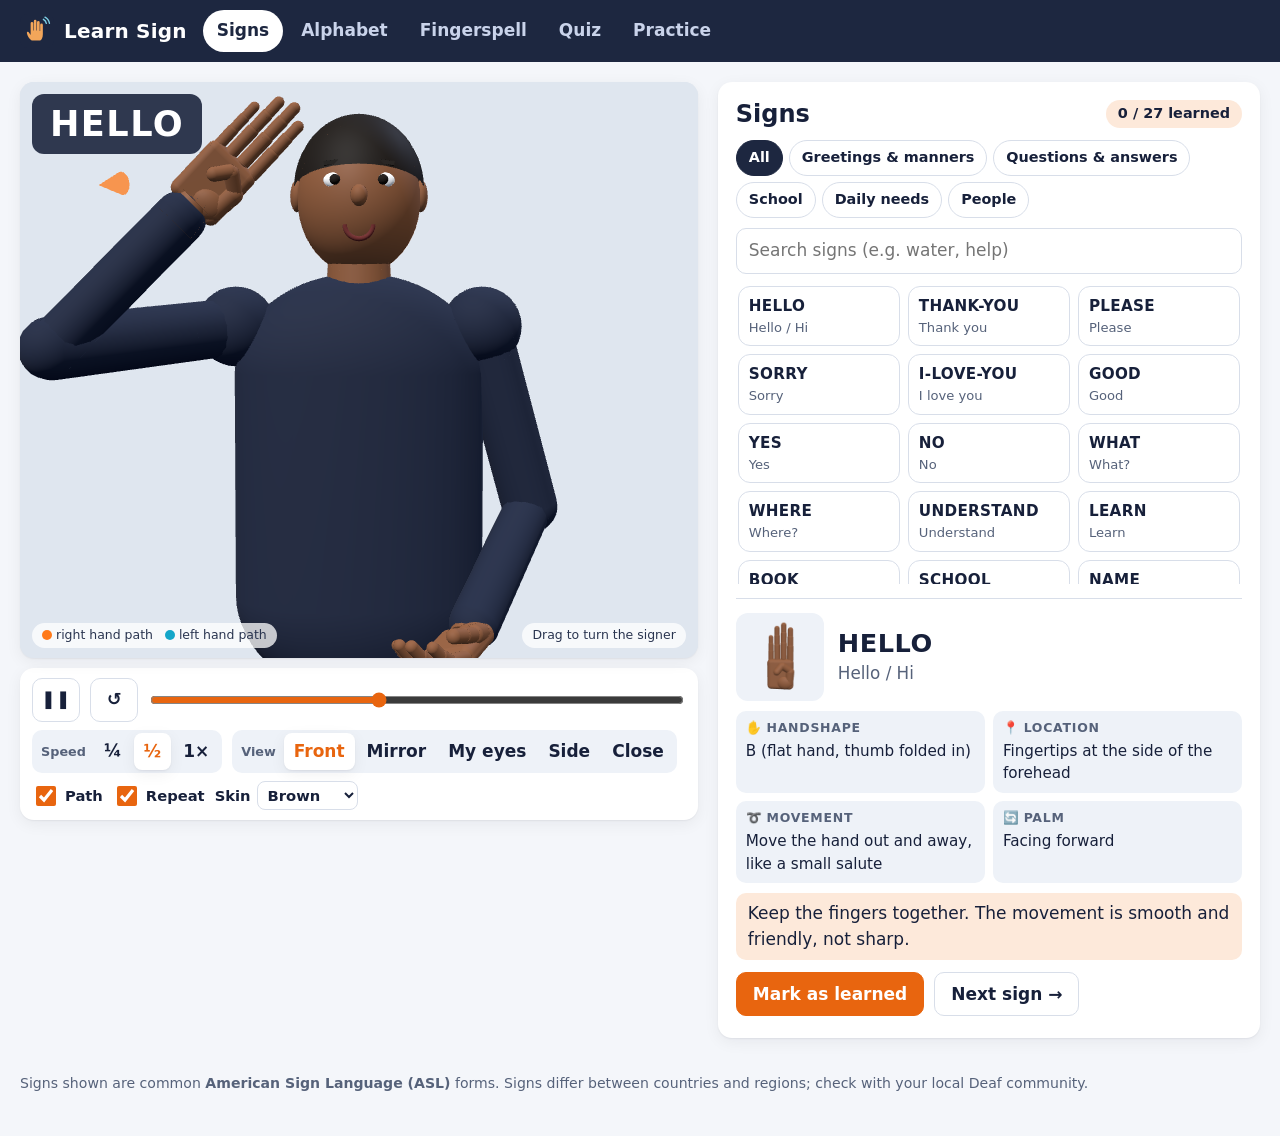
<file: index.html>
<!doctype html>
<html lang="en">
<head>
  <meta charset="utf-8">
  <meta name="viewport" content="width=device-width, initial-scale=1">
  <title>Learn Sign</title>
  <meta name="description" content="Learn sign language by watching a 3D signer you can slow down, turn around and practise with your camera.">
  <meta name="theme-color" content="#1d2740">
  <link rel="icon" href="assets/icon.svg" type="image/svg+xml">
  <link rel="stylesheet" href="css/style.css">
  <script type="importmap">{ "imports": { "three": "./js/vendor/three.module.min.js" } }</script>
</head>
<body>
  <a class="skip" href="#panel">Skip to lesson</a>
  <header class="top">
    <div class="brand">
      <img src="assets/icon.svg" alt="" width="34" height="34">
      <span>Learn&nbsp;Sign</span>
    </div>
    <nav class="tabs" role="tablist" aria-label="Sections">
      <button role="tab" data-tab="signs" aria-selected="true">Signs</button>
      <button role="tab" data-tab="alphabet">Alphabet</button>
      <button role="tab" data-tab="spell">Fingerspell</button>
      <button role="tab" data-tab="quiz">Quiz</button>
      <button role="tab" data-tab="practice">Practice</button>
    </nav>
  </header>

  <main class="layout">
    <!-- 3D signer -->
    <section class="stage" aria-label="3D signer">
      <div class="viewer" id="viewer">
        <div class="caption" id="caption" aria-live="polite"></div>
        <div class="legend" id="legend"><span class="dot r"></span>right hand path <span class="dot l"></span>left hand path</div>
        <div class="hint-drag">Drag to turn the signer</div>
      </div>
      <div class="controls">
        <div class="row">
          <button class="btn icon" id="btnPlay" aria-label="Pause">❚❚</button>
          <button class="btn icon" id="btnReplay" aria-label="Replay">↺</button>
          <input type="range" id="scrub" min="0" max="1000" value="0" aria-label="Position in the sign">
        </div>
        <div class="row wrap">
          <div class="seg" role="group" aria-label="Speed">
            <span class="seg-label">Speed</span>
            <button data-speed="0.25">¼</button>
            <button data-speed="0.5" aria-pressed="true">½</button>
            <button data-speed="1">1×</button>
          </div>
          <div class="seg" role="group" aria-label="Camera view">
            <span class="seg-label">View</span>
            <button data-view="front" aria-pressed="true" title="Facing the signer">Front</button>
            <button data-view="mirror" title="Like a mirror: copy it with the same hand">Mirror</button>
            <button data-view="signer" title="See it from the signer's eyes">My eyes</button>
            <button data-view="side" title="From the side">Side</button>
            <button data-view="hands" title="Close-up on the hands">Close</button>
          </div>
          <label class="toggle"><input type="checkbox" id="chkPath" checked> Path</label>
          <label class="toggle"><input type="checkbox" id="chkLoop" checked> Repeat</label>
          <label class="toggle skin">Skin
            <select id="selSkin" aria-label="Signer skin tone">
              <option value="deep">Deep</option>
              <option value="brown" selected>Brown</option>
              <option value="medium">Medium</option>
              <option value="light">Light</option>
            </select>
          </label>
        </div>
      </div>
    </section>

    <!-- lesson panel -->
    <section class="panel" id="panel" tabindex="-1">

      <div class="tab-pane" data-pane="signs">
        <div class="pane-head">
          <h1>Signs</h1>
          <span class="progress-pill" id="learnedCount"></span>
        </div>
        <div class="chips" id="catChips"></div>
        <input class="search" id="search" type="search" placeholder="Search signs (e.g. water, help)" aria-label="Search signs">
        <div class="sign-list" id="signList"></div>
        <article class="detail" id="signDetail" hidden>
          <div class="detail-top">
            <img class="shape-img" id="detailShape" alt="">
            <div>
              <h2 id="detailGloss"></h2>
              <p class="english" id="detailEnglish"></p>
            </div>
          </div>
          <dl class="params">
            <div><dt><span class="pi">✋</span>Handshape</dt><dd id="pHandshape"></dd></div>
            <div><dt><span class="pi">📍</span>Location</dt><dd id="pLocation"></dd></div>
            <div><dt><span class="pi">➰</span>Movement</dt><dd id="pMovement"></dd></div>
            <div><dt><span class="pi">🔄</span>Palm</dt><dd id="pPalm"></dd></div>
          </dl>
          <p class="tip" id="detailTip"></p>
          <div class="row">
            <button class="btn primary" id="btnLearned">Mark as learned</button>
            <button class="btn" id="btnNextSign">Next sign →</button>
          </div>
        </article>
      </div>

      <div class="tab-pane" data-pane="alphabet" hidden>
        <div class="pane-head"><h1>Alphabet</h1></div>
        <p class="lead">Tap a letter. The signer shows it with the right hand. J and Z move.</p>
        <div class="letter-info" id="letterInfo" hidden>
          <span class="big-letter" id="letterBig"></span>
          <p id="letterText"></p>
        </div>
        <div class="letter-grid" id="letterGrid"></div>
      </div>

      <div class="tab-pane" data-pane="spell" hidden>
        <div class="pane-head"><h1>Fingerspell</h1></div>
        <p class="lead">Type a name or word. Watch each letter, one by one.</p>
        <form class="spell-form" id="spellForm">
          <input id="spellInput" type="text" maxlength="24" autocomplete="off" placeholder="Your name" aria-label="Word to fingerspell" value="DEAF">
          <button class="btn primary" type="submit">Spell</button>
        </form>
        <div class="chips" id="spellChips"></div>
        <div class="spell-strip" id="spellStrip" aria-live="polite"></div>
        <p class="note">Tip: fingerspell names and words that have no sign yet. Keep your hand still beside your shoulder and let the letters flow.</p>
      </div>

      <div class="tab-pane" data-pane="quiz" hidden>
        <div class="pane-head">
          <h1>Quiz</h1>
          <span class="progress-pill" id="quizScore">0 / 0</span>
        </div>
        <div class="seg" role="group" aria-label="Quiz type" id="quizModes">
          <button data-mode="signs" aria-pressed="true">Signs</button>
          <button data-mode="letters">Letters</button>
          <button data-mode="words">Read a word</button>
        </div>
        <p class="lead" id="quizPrompt">Watch the signer. What is the sign?</p>
        <div class="quiz-options" id="quizOptions"></div>
        <form class="spell-form" id="quizWordForm" hidden>
          <input id="quizWordInput" type="text" autocomplete="off" placeholder="Type the word" aria-label="Your answer">
          <button class="btn primary" type="submit">Check</button>
        </form>
        <div class="feedback" id="quizFeedback" aria-live="polite"></div>
        <button class="btn" id="btnQuizNext">Next question →</button>
      </div>

      <div class="tab-pane" data-pane="practice" hidden>
        <div class="pane-head"><h1>Practice with camera</h1></div>
        <p class="lead">Choose a letter, copy the signer, and hold your hand up to the camera. The checklist tells you what to fix.</p>
        <div class="practice-pick">
          <label for="practiceLetter">Letter</label>
          <select id="practiceLetter"></select>
          <button class="btn" id="btnPracticeNext">Next letter →</button>
        </div>
        <div class="cam-wrap" id="camWrap">
          <video id="camVideo" playsinline muted></video>
          <canvas id="camCanvas"></canvas>
          <div class="cam-msg" id="camMsg">
            <p>Your video stays on this device. Nothing is uploaded.</p>
            <button class="btn primary" id="btnCamera">Turn on camera</button>
          </div>
          <div class="cam-success" id="camSuccess" hidden>✓</div>
        </div>
        <div class="hold-bar" aria-hidden="true"><div id="holdFill"></div></div>
        <ul class="checklist" id="checklist" aria-live="polite"></ul>
        <p class="note">The checker looks at finger and thumb positions only. It is a helper, not a judge: always learn with a Deaf teacher too.</p>
      </div>
    </section>
  </main>

  <footer class="foot">
    <p>Signs shown are common <strong>American Sign Language (ASL)</strong> forms. Signs differ between countries and regions; check with your local Deaf community.</p>
  </footer>

  <div class="toast" id="toast" role="status" aria-live="polite"></div>
  <script type="module" src="js/app.js"></script>
</body>
</html>
</file>
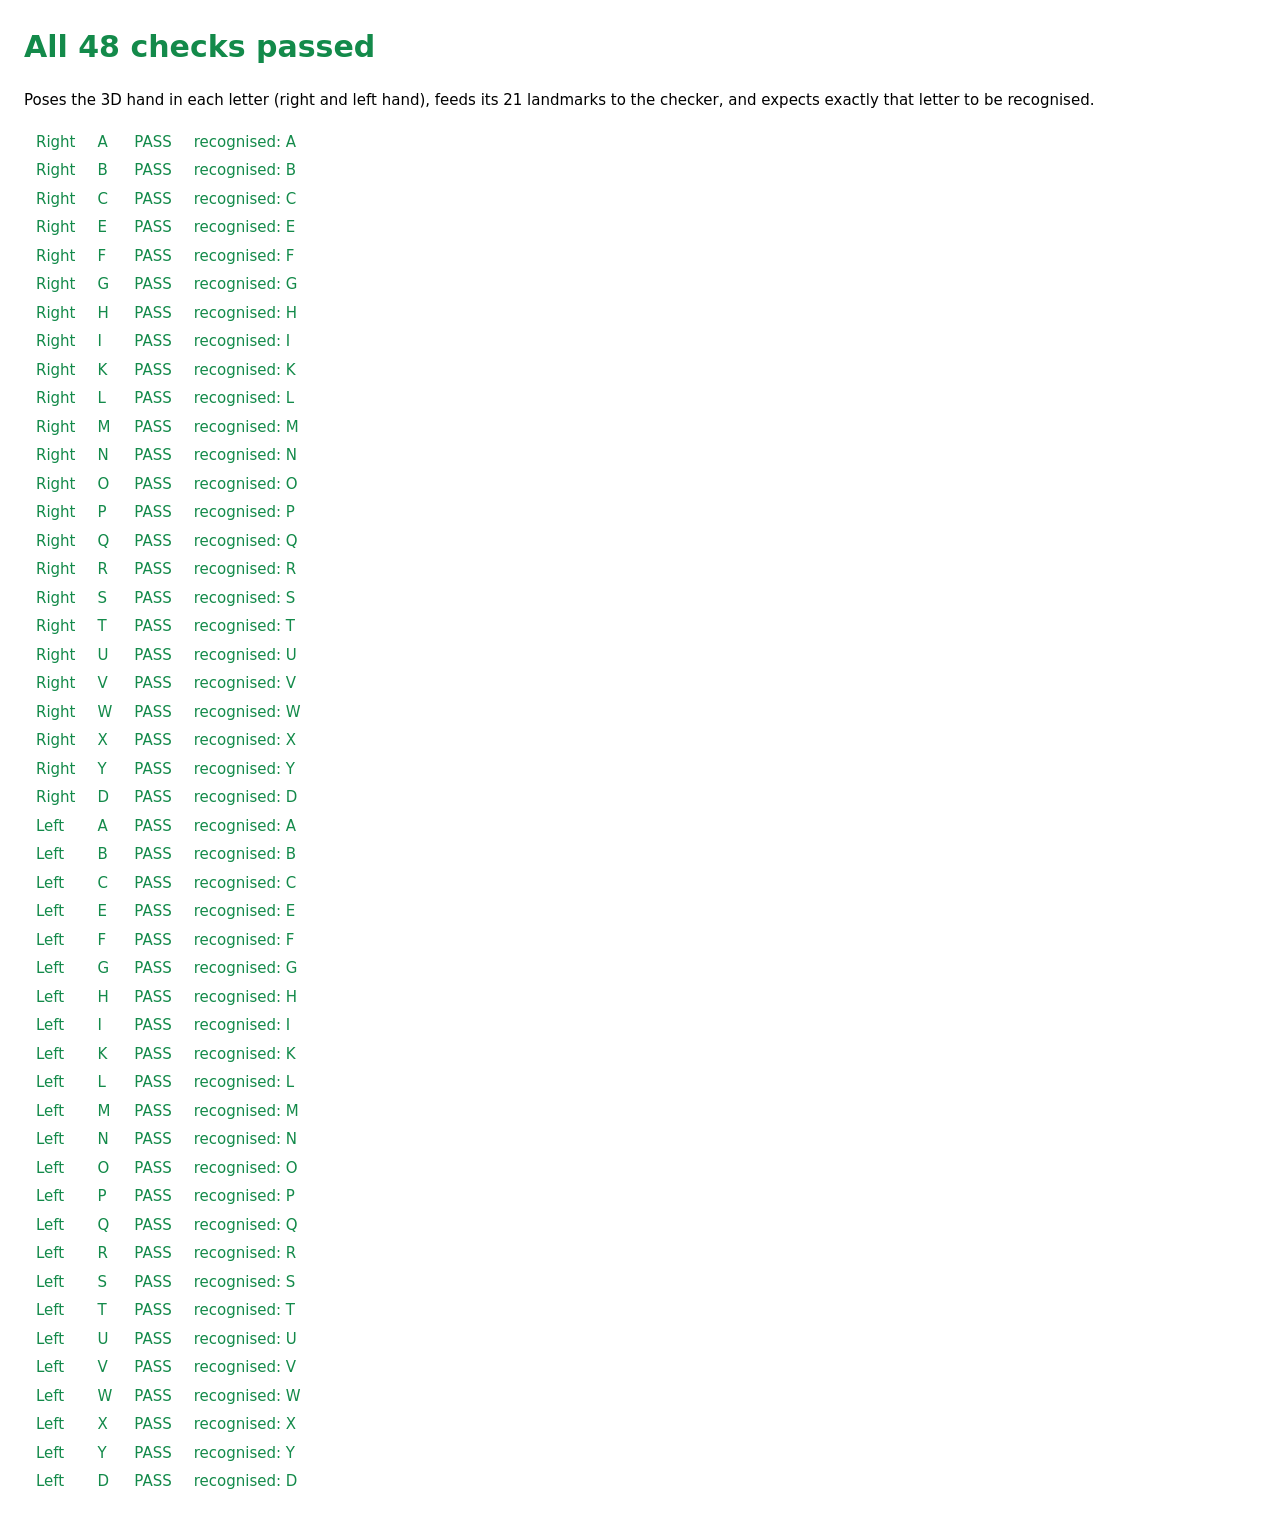
<file: tests/classifier.html>
<!doctype html>
<html lang="en">
<head>
<meta charset="utf-8">
<title>Classifier self-test</title>
<script type="importmap">{ "imports": { "three": "../js/vendor/three.module.min.js" } }</script>
<style>body{font:15px/1.5 system-ui,sans-serif;margin:24px}.pass{color:#138a4a}.fail{color:#c62f2f}td{padding:2px 10px}</style>
</head>
<body>
<h1 id="sum">Running…</h1>
<p>Poses the 3D hand in each letter (right and left hand), feeds its 21 landmarks to the checker,
and expects exactly that letter to be recognised.</p>
<table id="t"></table>
<script type="module">
import * as THREE from 'three';
import { Hand, getShape, orientation } from '../js/hand.js';
import { letterOrientation } from '../js/letters.js';
import { CHECKABLE, check, recognise } from '../js/classifier.js';

let fails = 0;
const rows = [];
for (const side of [1, -1]) {
  const hand = new Hand(side, new THREE.MeshBasicMaterial());
  const handedness = side > 0 ? 'Right' : 'Left';
  for (const ch of CHECKABLE) {
    hand.setShape(getShape(ch));
    let [d, n] = letterOrientation(ch);
    if (side < 0) { d = [-d[0], d[1], d[2]]; n = [-n[0], n[1], n[2]]; }
    hand.root.quaternion.copy(orientation(d, n));
    const lm = hand.getLandmarks().map((v) => v.toArray());
    const r = check(ch, lm, { handedness });
    const rec = recognise(lm, { handedness });
    const ok = r.match && rec.length === 1 && rec[0] === ch;
    if (!ok) fails++;
    rows.push(`<tr class="${ok ? 'pass' : 'fail'}"><td>${handedness}</td><td>${ch}</td><td>${ok ? 'PASS' : 'FAIL'}</td><td>recognised: ${rec.join(', ') || '-'}</td><td>${r.items.filter((i) => !i.ok).map((i) => i.hint).join('; ')}</td></tr>`);
  }
}
document.getElementById('t').innerHTML = rows.join('');
const sum = document.getElementById('sum');
sum.textContent = fails ? `${fails} FAILED` : `All ${rows.length} checks passed`;
sum.className = fails ? 'fail' : 'pass';
document.title = fails ? 'FAIL' : 'PASS';
</script>
</body>
</html>
</file>
<file: css/style.css>
:root {
  --bg: #f4f6fa;
  --surface: #ffffff;
  --surface-2: #eef2f8;
  --text: #17203a;
  --muted: #56627a;
  --line: #d8dee9;
  --brand: #1d2740;
  --accent: #e8650f;
  --accent-ink: #ffffff;
  --accent-soft: #fde9da;
  --ok: #138a4a;
  --ok-soft: #dcf3e6;
  --bad: #c62f2f;
  --bad-soft: #fbe2e2;
  --focus: #2b6be6;
  --radius: 14px;
  --shadow: 0 1px 2px rgb(16 24 40 / 6%), 0 4px 16px rgb(16 24 40 / 6%);
  color-scheme: light;
}
@media (prefers-color-scheme: dark) {
  :root {
    --bg: #0f1422;
    --surface: #171e31;
    --surface-2: #1f2840;
    --text: #e8ecf5;
    --muted: #9aa6bf;
    --line: #2b3550;
    --accent: #ff8a3d;
    --accent-ink: #1a0e04;
    --accent-soft: #3a2616;
    --ok: #4cd18a;
    --ok-soft: #173426;
    --bad: #ff7272;
    --bad-soft: #3d1c1c;
    --focus: #7aa7ff;
    --shadow: none;
    color-scheme: dark;
  }
}

* { box-sizing: border-box; }
html, body { margin: 0; }
body {
  background: var(--bg);
  color: var(--text);
  font: 17px/1.5 system-ui, -apple-system, "Segoe UI", Roboto, "Noto Sans", sans-serif;
  -webkit-text-size-adjust: 100%;
}
h1, h2 { line-height: 1.2; margin: 0; }
h1 { font-size: 1.5rem; }
h2 { font-size: 1.6rem; letter-spacing: 0.02em; }
button, input, select { font: inherit; color: inherit; }
:focus-visible { outline: 3px solid var(--focus); outline-offset: 2px; }
[hidden] { display: none !important; }

.skip { position: absolute; left: -999px; top: 8px; background: var(--surface); padding: 8px 12px; border-radius: 8px; z-index: 10; }
.skip:focus { left: 8px; }

/* ---------- header ---------- */
.top {
  display: flex; align-items: center; gap: 16px; flex-wrap: wrap;
  padding: 10px 20px; background: var(--brand); color: #fff;
  position: sticky; top: 0; z-index: 5;
}
.brand { display: flex; align-items: center; gap: 10px; font-weight: 800; font-size: 1.25rem; letter-spacing: 0.01em; }
.tabs { display: flex; gap: 4px; overflow-x: auto; scrollbar-width: none; }
.tabs button {
  background: transparent; border: 0; color: #c9d3ea; padding: 8px 14px; border-radius: 999px;
  font-weight: 600; cursor: pointer; white-space: nowrap;
}
.tabs button:hover { color: #fff; background: rgb(255 255 255 / 8%); }
.tabs button[aria-selected="true"] { background: #fff; color: var(--brand); }

/* ---------- layout ---------- */
.layout {
  display: grid; grid-template-columns: minmax(0, 1.25fr) minmax(320px, 1fr);
  gap: 20px; padding: 20px; max-width: 1400px; margin: 0 auto; align-items: start;
}
@media (max-width: 900px) {
  .layout { grid-template-columns: 1fr; padding: 12px 16px; gap: 14px; }
  .top { padding: 8px 16px; gap: 8px; position: static; }
  .viewer { scroll-margin-top: 12px; }
  .hint-drag { display: none; }
  .tabs { width: 100%; }
}

.stage { position: sticky; top: 76px; }
@media (max-width: 900px) { .stage { position: static; } }

.viewer {
  position: relative; width: 100%; aspect-ratio: 4 / 3.4; max-height: 70vh;
  border-radius: var(--radius); overflow: hidden; background: #dfe6ef; box-shadow: var(--shadow);
}
.viewer canvas { display: block; width: 100% !important; height: 100% !important; touch-action: none; cursor: grab; }
.viewer canvas:active { cursor: grabbing; }
@media (max-width: 900px) { .viewer { aspect-ratio: 1 / 1; max-height: 62vh; } }

.caption {
  position: absolute; left: 12px; top: 12px;
  background: rgb(23 32 58 / 88%); color: #fff; font-weight: 800; letter-spacing: 0.04em;
  font-size: clamp(1.3rem, 3.4vw, 2.2rem); padding: 4px 18px; border-radius: 12px; pointer-events: none;
  min-width: 2.2em; text-align: center; transition: opacity 0.15s;
}
.caption:empty { opacity: 0; }
.legend {
  position: absolute; left: 12px; bottom: 10px; font-size: 0.78rem; color: #2a3550;
  background: rgb(255 255 255 / 75%); padding: 3px 10px; border-radius: 999px; pointer-events: none;
}
.legend .dot { display: inline-block; width: 10px; height: 10px; border-radius: 50%; margin: 0 4px 0 8px; vertical-align: -1px; }
.legend .dot:first-child { margin-left: 0; }
.legend .dot.r { background: #ff7a1a; }
.legend .dot.l { background: #13a6c9; }
.hint-drag { position: absolute; right: 12px; bottom: 10px; font-size: 0.78rem; color: #2a3550; background: rgb(255 255 255 / 75%); padding: 3px 10px; border-radius: 999px; pointer-events: none; }

.controls { background: var(--surface); border-radius: var(--radius); margin-top: 10px; padding: 10px 12px; box-shadow: var(--shadow); display: grid; gap: 8px; }
.row { display: flex; align-items: center; gap: 10px; }
.row.wrap { flex-wrap: wrap; row-gap: 8px; }
#scrub { flex: 1; accent-color: var(--accent); min-width: 0; }

.btn {
  border: 1.5px solid var(--line); background: var(--surface); padding: 8px 16px; border-radius: 10px;
  font-weight: 650; cursor: pointer; min-height: 44px;
}
.btn:hover { border-color: var(--muted); }
.btn.primary { background: var(--accent); color: var(--accent-ink); border-color: var(--accent); }
.btn.primary:hover { filter: brightness(1.06); }
.btn.icon { width: 48px; padding: 0; font-size: 1.1rem; }
.btn:disabled { opacity: 0.5; cursor: default; }

.seg { display: inline-flex; align-items: center; gap: 2px; background: var(--surface-2); border-radius: 10px; padding: 3px; flex-wrap: wrap; }
.seg-label { font-size: 0.8rem; color: var(--muted); padding: 0 6px; font-weight: 600; }
.seg button { border: 0; background: transparent; padding: 6px 10px; border-radius: 8px; font-weight: 600; cursor: pointer; min-height: 36px; }
.seg button[aria-pressed="true"] { background: var(--surface); box-shadow: var(--shadow); color: var(--accent); }
.toggle { display: inline-flex; align-items: center; gap: 6px; font-size: 0.92rem; font-weight: 600; cursor: pointer; }
.toggle input[type="checkbox"] { width: 20px; height: 20px; accent-color: var(--accent); }
.toggle select { border: 1.5px solid var(--line); background: var(--surface); border-radius: 8px; padding: 4px 6px; }

/* ---------- panel ---------- */
.panel { background: var(--surface); border-radius: var(--radius); padding: 18px 18px 22px; box-shadow: var(--shadow); min-width: 0; }
.panel:focus { outline: none; }
.pane-head { display: flex; align-items: center; justify-content: space-between; gap: 10px; margin-bottom: 12px; }
.lead { color: var(--muted); margin: 0 0 14px; }
.note { color: var(--muted); font-size: 0.88rem; margin: 14px 0 0; }
.progress-pill { background: var(--accent-soft); color: var(--text); padding: 3px 12px; border-radius: 999px; font-weight: 700; font-size: 0.9rem; white-space: nowrap; }

.chips { display: flex; flex-wrap: wrap; gap: 6px; margin-bottom: 10px; }
.chip { border: 1.5px solid var(--line); background: var(--surface); padding: 5px 12px; border-radius: 999px; cursor: pointer; font-weight: 600; font-size: 0.9rem; min-height: 36px; }
.chip[aria-pressed="true"] { background: var(--brand); border-color: var(--brand); color: #fff; }
@media (prefers-color-scheme: dark) { .chip[aria-pressed="true"] { background: var(--accent); border-color: var(--accent); color: var(--accent-ink); } }

.search { width: 100%; border: 1.5px solid var(--line); background: var(--surface); border-radius: 10px; padding: 9px 12px; margin-bottom: 10px; }

.sign-list { display: grid; grid-template-columns: repeat(auto-fill, minmax(130px, 1fr)); gap: 8px; max-height: 300px; overflow: auto; padding: 2px; }
.sign-card {
  text-align: left; border: 1.5px solid var(--line); background: var(--surface); border-radius: 12px;
  padding: 8px 10px; cursor: pointer; position: relative; min-height: 56px;
}
.sign-card:hover { border-color: var(--muted); }
.sign-card[aria-current="true"] { border-color: var(--accent); background: var(--accent-soft); }
.sign-card .g { display: block; font-weight: 800; letter-spacing: 0.02em; font-size: 0.95rem; }
.sign-card .e { display: block; color: var(--muted); font-size: 0.82rem; }
.sign-card .done { position: absolute; right: 8px; top: 6px; color: var(--ok); font-weight: 900; }

.detail { margin-top: 14px; border-top: 1px solid var(--line); padding-top: 14px; }
.detail-top { display: flex; gap: 14px; align-items: center; margin-bottom: 10px; }
.shape-img { width: 88px; height: 88px; border-radius: 12px; background: var(--surface-2); flex: none; }
.english { margin: 2px 0 0; color: var(--muted); font-size: 1.05rem; }
.params { display: grid; grid-template-columns: 1fr 1fr; gap: 8px; margin: 0 0 10px; }
.params > div { background: var(--surface-2); border-radius: 10px; padding: 8px 10px; }
.params dt { font-size: 0.78rem; font-weight: 800; text-transform: uppercase; letter-spacing: 0.06em; color: var(--muted); }
.params dd { margin: 2px 0 0; font-size: 0.95rem; }
.pi { margin-right: 4px; }
.tip { background: var(--accent-soft); border-radius: 10px; padding: 8px 12px; margin: 0 0 12px; }
@media (max-width: 480px) { .params { grid-template-columns: 1fr; } }

/* alphabet */
.letter-grid { display: grid; grid-template-columns: repeat(auto-fill, minmax(72px, 1fr)); gap: 8px; }
.letter-card { border: 1.5px solid var(--line); background: var(--surface); border-radius: 12px; padding: 4px; cursor: pointer; display: grid; justify-items: center; }
.letter-card img { width: 100%; aspect-ratio: 1; object-fit: contain; }
.letter-card span { font-weight: 800; font-size: 1.1rem; line-height: 1.2; padding-bottom: 2px; }
.letter-card[aria-current="true"] { border-color: var(--accent); background: var(--accent-soft); }
.letter-info { display: flex; gap: 14px; align-items: center; background: var(--surface-2); border-radius: 12px; padding: 10px 14px; margin-bottom: 12px; }
.letter-info p { margin: 0; }
.big-letter { font-size: 2.6rem; font-weight: 900; color: var(--accent); line-height: 1; min-width: 1em; text-align: center; }

/* fingerspell */
.spell-form { display: flex; gap: 8px; margin-bottom: 10px; }
.spell-form input { flex: 1; min-width: 0; border: 1.5px solid var(--line); background: var(--surface); border-radius: 10px; padding: 9px 12px; font-size: 1.15rem; letter-spacing: 0.08em; text-transform: uppercase; }
.spell-strip { display: flex; flex-wrap: wrap; gap: 6px; min-height: 56px; }
.spell-strip span {
  width: 44px; height: 52px; display: grid; place-items: center; border-radius: 10px;
  background: var(--surface-2); font-weight: 900; font-size: 1.5rem; transition: transform 0.12s, background 0.12s;
}
.spell-strip span.on { background: var(--accent); color: var(--accent-ink); transform: translateY(-4px); }
.spell-strip span.past { color: var(--muted); }

/* quiz */
#quizModes { margin-bottom: 14px; }
.quiz-options { display: grid; grid-template-columns: 1fr 1fr; gap: 10px; margin-bottom: 12px; }
.quiz-options button { min-height: 64px; font-size: 1.1rem; font-weight: 800; border-radius: 12px; border: 2px solid var(--line); background: var(--surface); cursor: pointer; }
.quiz-options button:hover:not(:disabled) { border-color: var(--muted); }
.quiz-options button.right { border-color: var(--ok); background: var(--ok-soft); }
.quiz-options button.wrong { border-color: var(--bad); background: var(--bad-soft); }
.feedback { min-height: 2em; font-weight: 800; font-size: 1.15rem; margin-bottom: 10px; }
.feedback.ok { color: var(--ok); }
.feedback.bad { color: var(--bad); }

/* practice */
.practice-pick { display: flex; align-items: center; gap: 10px; margin-bottom: 12px; flex-wrap: wrap; }
.practice-pick label { font-weight: 700; }
.practice-pick select { border: 1.5px solid var(--line); background: var(--surface); border-radius: 10px; padding: 8px 10px; font-size: 1.1rem; font-weight: 800; min-height: 44px; }
.cam-wrap { position: relative; width: 100%; aspect-ratio: 4 / 3; background: #10162a; border-radius: 12px; overflow: hidden; }
.cam-wrap video, .cam-wrap canvas { position: absolute; inset: 0; width: 100%; height: 100%; object-fit: cover; transform: scaleX(-1); }
.cam-msg { position: absolute; inset: 0; display: grid; place-content: center; justify-items: center; gap: 10px; color: #dfe6f5; text-align: center; padding: 16px; }
.cam-msg p { margin: 0; }
.cam-success { position: absolute; inset: 0; display: grid; place-items: center; font-size: 7rem; color: #fff; background: rgb(19 138 74 / 55%); font-weight: 900; animation: pop 0.6s ease-out; }
@keyframes pop { from { transform: scale(0.6); opacity: 0; } to { transform: scale(1); opacity: 1; } }
.hold-bar { height: 10px; border-radius: 999px; background: var(--surface-2); margin: 10px 0; overflow: hidden; }
.hold-bar div { height: 100%; width: 0; background: var(--ok); transition: width 0.1s linear; }
.checklist { list-style: none; padding: 0; margin: 0; display: grid; gap: 6px; }
.checklist li { display: flex; gap: 10px; align-items: flex-start; padding: 8px 10px; border-radius: 10px; background: var(--surface-2); font-weight: 600; }
.checklist li .m { font-weight: 900; width: 1.2em; flex: none; text-align: center; }
.checklist li.ok { background: var(--ok-soft); }
.checklist li.ok .m { color: var(--ok); }
.checklist li.bad { background: var(--bad-soft); }
.checklist li.bad .m { color: var(--bad); }

.foot { max-width: 1400px; margin: 0 auto; padding: 0 20px 28px; color: var(--muted); font-size: 0.88rem; }
@media (max-width: 900px) { .foot { padding: 0 16px 24px; } }

.toast {
  position: fixed; left: 50%; bottom: 24px; transform: translate(-50%, 20px); opacity: 0;
  background: var(--brand); color: #fff; padding: 10px 18px; border-radius: 12px; font-weight: 700;
  transition: opacity 0.2s, transform 0.2s; pointer-events: none; z-index: 20; max-width: calc(100% - 32px);
}
.toast.show { opacity: 1; transform: translate(-50%, 0); }

@media (prefers-reduced-motion: reduce) {
  * { transition: none !important; animation: none !important; }
}
</file>
